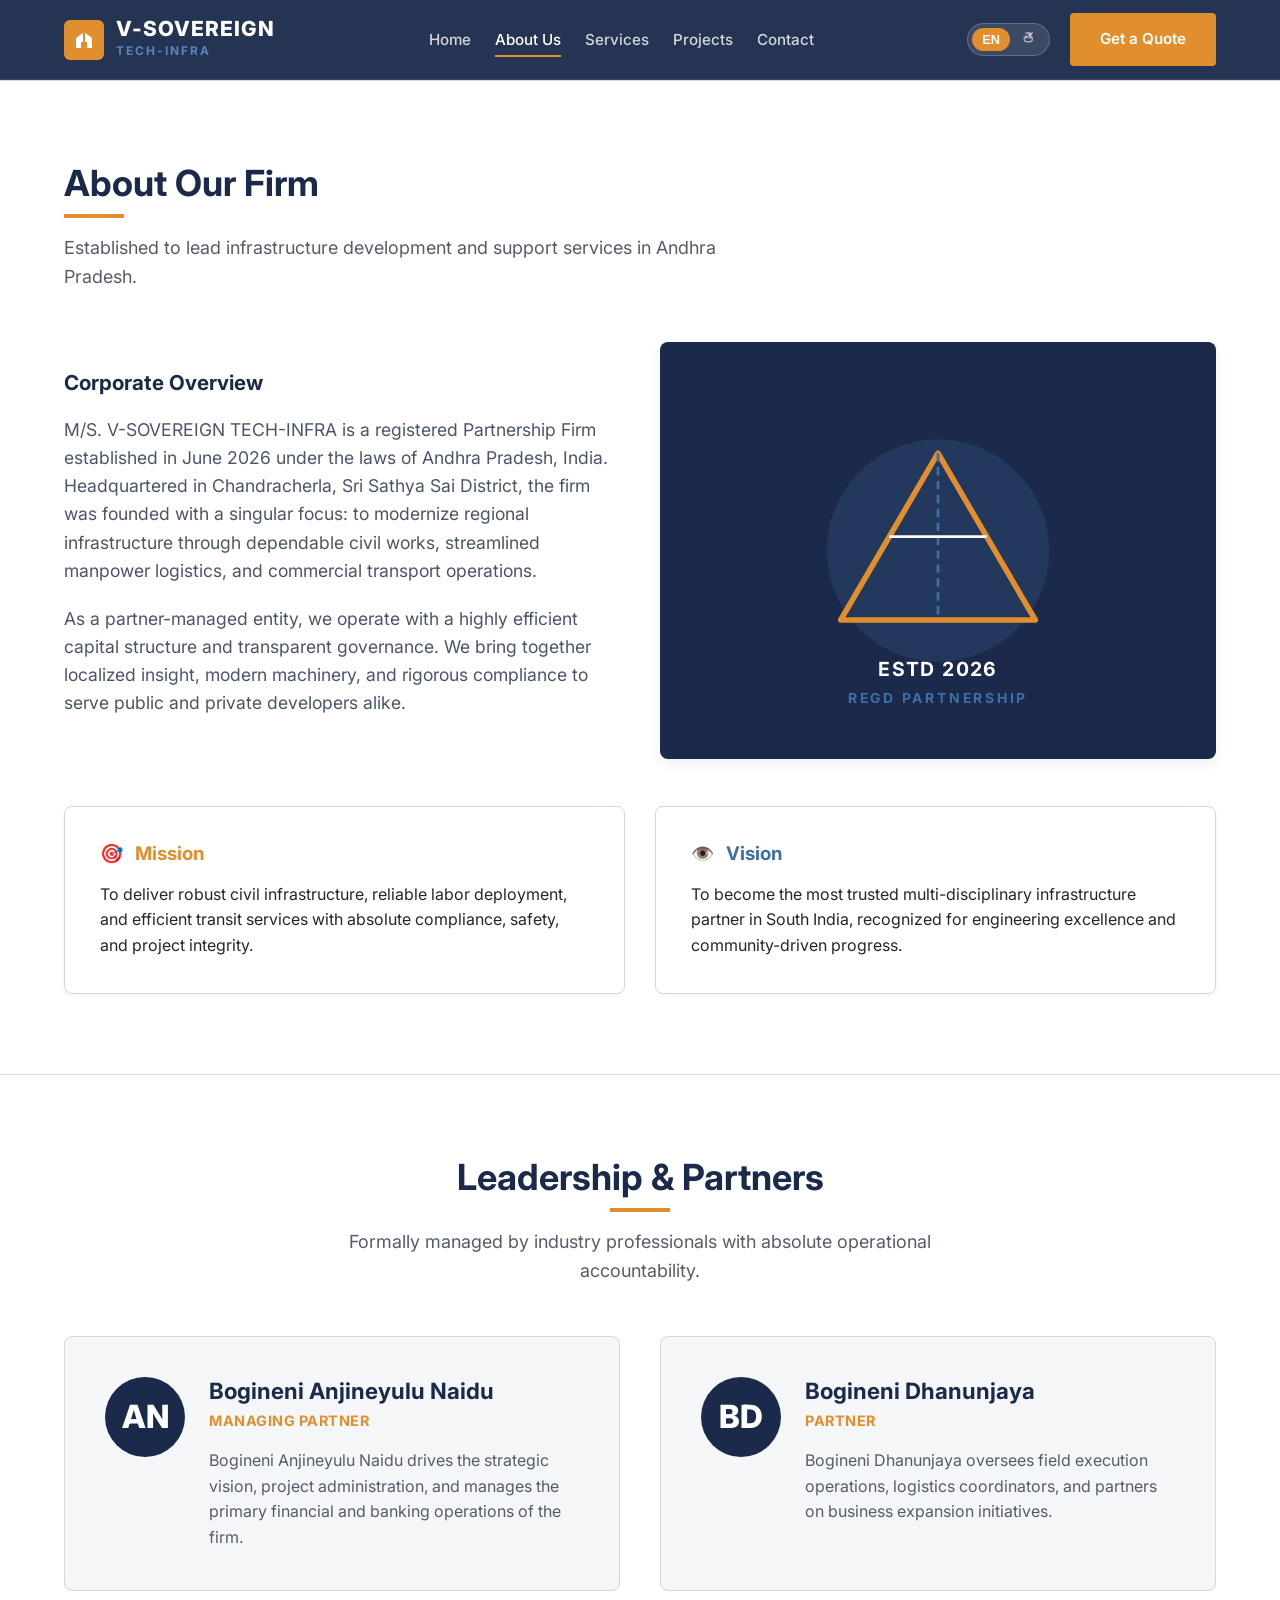
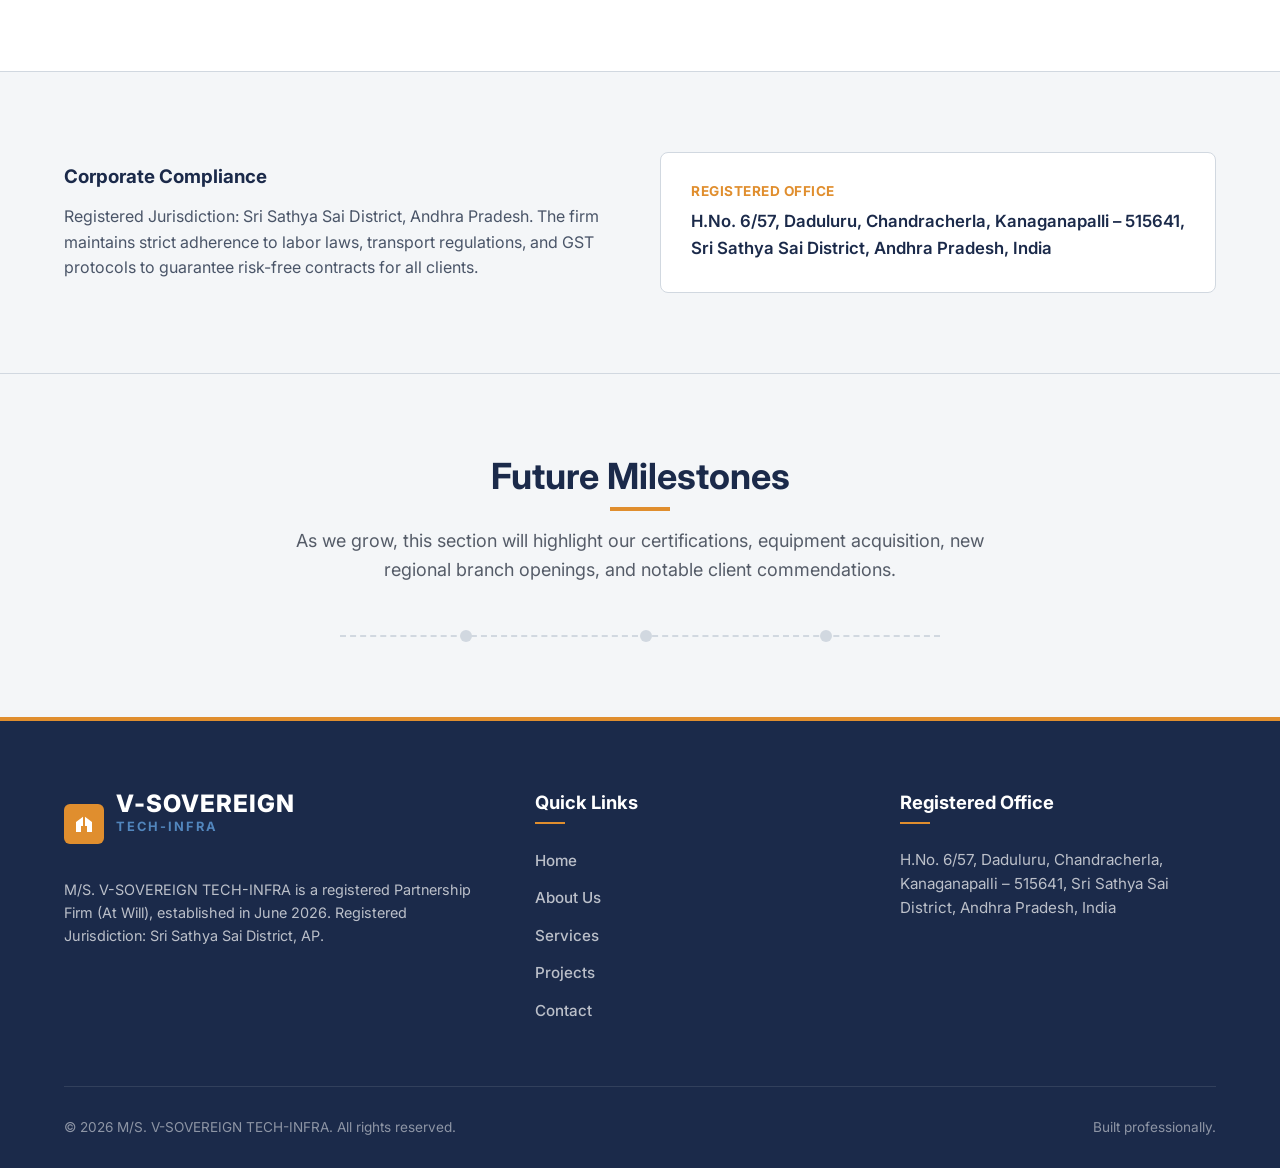
<file: V SOVEREIGN TECH INFRA/about.html>
<!DOCTYPE html>
<html lang="en">
<head>
  <meta charset="UTF-8">
  <meta name="viewport" content="width=device-width, initial-scale=1.0">
  <title>M/S. V-SOVEREIGN TECH-INFRA | About Us</title>
  <meta name="description" content="Learn about the partners and background of M/S. V-SOVEREIGN TECH-INFRA, a registered partnership firm based in Chandracherla.">
  <link rel="stylesheet" href="style.css">
  <script src="translations.js"></script>
  <script src="app.js" defer></script>
</head>
<body>

  <!-- Dynamic Header -->
  <header id="site-header"></header>

  <main>
    <!-- About Intro Hero -->
    <section class="section section-bg" id="about-intro">
      <div class="container">
        <div class="section-header">
          <h2 data-i18n="about.title">About Our Firm</h2>
          <p data-i18n="about.subtitle">Established to lead infrastructure development and support services in Andhra Pradesh.</p>
        </div>

        <div class="grid-2">
          <div class="narrative-block">
            <h3 data-i18n="about.overview_title" style="margin-bottom: 20px;">Corporate Overview</h3>
            <p data-i18n="about.overview_p1">M/S. V-SOVEREIGN TECH-INFRA is a registered Partnership Firm established in June 2026 under the laws of Andhra Pradesh, India. Headquartered in Chandracherla, Sri Sathya Sai District, the firm was founded with a singular focus: to modernize regional infrastructure through dependable civil works, streamlined manpower logistics, and commercial transport operations.</p>
            <p data-i18n="about.overview_p2">As a partner-managed entity, we operate with a highly efficient capital structure and transparent governance. We bring together localized insight, modern machinery, and rigorous compliance to serve public and private developers alike.</p>
          </div>
          
          <div class="narrative-aside">
            <!-- Professional technical isometric badge style SVG graphic -->
            <svg viewBox="0 0 400 300" fill="none" xmlns="http://www.w3.org/2000/svg" style="background-color: var(--color-primary); border-radius: 8px; box-shadow: var(--shadow-md);">
              <rect width="400" height="300" rx="8" fill="#1B2A4A"/>
              <circle cx="200" cy="150" r="80" fill="#3D6FA3" fill-opacity="0.2"/>
              <path d="M130 200L200 80L270 200H130Z" stroke="#E08E2E" stroke-width="4" stroke-linejoin="round"/>
              <path d="M200 80V200" stroke="#3D6FA3" stroke-width="2" stroke-dasharray="6 4"/>
              <line x1="165" y1="140" x2="235" y2="140" stroke="#FFFFFF" stroke-width="2"/>
              <text x="200" y="240" fill="#FFFFFF" font-family="'Inter', sans-serif" font-size="14" font-weight="700" text-anchor="middle" letter-spacing="1">ESTD 2026</text>
              <text x="200" y="260" fill="#3D6FA3" font-family="'Inter', sans-serif" font-size="10" font-weight="700" text-anchor="middle" letter-spacing="2">REGD PARTNERSHIP</text>
            </svg>
          </div>
        </div>

        <div class="vision-mission-cards">
          <!-- Mission -->
          <div class="mission-card">
            <h3 data-i18n="about.mission_title">Mission</h3>
            <p data-i18n="about.mission_desc">To deliver robust civil infrastructure, reliable labor deployment, and efficient transit services with absolute compliance, safety, and project integrity.</p>
          </div>
          
          <!-- Vision -->
          <div class="vision-card">
            <h3 data-i18n="about.vision_title">Vision</h3>
            <p data-i18n="about.vision_desc">To become the most trusted multi-disciplinary infrastructure partner in South India, recognized for engineering excellence and community-driven progress.</p>
          </div>
        </div>
      </div>
    </section>

    <!-- Partners Section -->
    <section class="partners-section" id="about-partners">
      <div class="container">
        <div class="section-header center text-center">
          <h2 data-i18n="about.leadership_title">Leadership & Partners</h2>
          <p data-i18n="about.leadership_sub">Formally managed by industry professionals with absolute operational accountability.</p>
        </div>

        <div class="partners-grid">
          <!-- Partner 1 -->
          <div class="partner-card">
            <div class="partner-avatar" aria-hidden="true">AN</div>
            <div class="partner-info">
              <h3>Bogineni Anjineyulu Naidu</h3>
              <div class="partner-role" data-i18n="about.partner1_role">Managing Partner</div>
              <p data-i18n="about.partner1_desc">Bogineni Anjineyulu Naidu drives the strategic vision, project administration, and manages the primary financial and banking operations of the firm.</p>
            </div>
          </div>

          <!-- Partner 2 -->
          <div class="partner-card">
            <div class="partner-avatar" aria-hidden="true">BD</div>
            <div class="partner-info">
              <h3>Bogineni Dhanunjaya</h3>
              <div class="partner-role" data-i18n="about.partner2_role">Partner</div>
              <p data-i18n="about.partner2_desc">Bogineni Dhanunjaya oversees field execution operations, logistics coordinators, and partners on business expansion initiatives.</p>
            </div>
          </div>
        </div>
      </div>
    </section>

    <!-- Compliance / Office Registry Banner -->
    <section class="section section-bg" id="about-compliance" style="background-color: var(--color-neutral-light);">
      <div class="container">
        <div class="grid-2" style="align-items: center;">
          <div>
            <h3 data-i18n="about.governance_title" style="margin-bottom: 16px;">Corporate Compliance</h3>
            <p data-i18n="about.governance_desc" style="color: #4a5568;">Registered Jurisdiction: Sri Sathya Sai District, Andhra Pradesh. The firm maintains strict adherence to labor laws, transport regulations, and GST protocols to guarantee risk-free contracts for all clients.</p>
          </div>
          <div style="background-color: var(--color-white); border: 1px solid var(--color-border); border-radius: 8px; padding: 30px;">
            <!-- Public safe address container -->
            <h4 data-i18n="footer.address_title" style="color: var(--color-accent); margin-bottom: 8px; text-transform: uppercase; font-size: 0.85rem; letter-spacing: 0.5px;">Registered Address</h4>
            <p data-i18n="footer.address_detail" style="font-weight: 600; font-size: 1.05rem; color: var(--color-primary);">H.No. 6/57, Daduluru, Chandracherla, Kanaganapalli – 515641, Sri Sathya Sai District, Andhra Pradesh, India</p>
          </div>
        </div>
      </div>
    </section>

    <!-- Future milestones wrapper -->
    <section class="section" id="about-timeline">
      <div class="container">
        <div class="section-header center text-center" style="margin-bottom: 30px;">
          <h2 data-i18n="about.timeline_title">Future Milestones</h2>
          <p data-i18n="about.timeline_desc">As we grow, this section will highlight our certifications, equipment acquisition, new regional branch openings, and notable client commendations.</p>
        </div>
        <div style="border-top: 2px dashed var(--color-border); margin: 50px auto 0; max-width: 600px; position: relative;">
          <!-- Empty/Placeholder visual timeline points representing future scaling -->
          <div style="position: absolute; top: -7px; left: 20%; width: 12px; height: 12px; border-radius: 50%; background-color: var(--color-border);"></div>
          <div style="position: absolute; top: -7px; left: 50%; width: 12px; height: 12px; border-radius: 50%; background-color: var(--color-border);"></div>
          <div style="position: absolute; top: -7px; left: 80%; width: 12px; height: 12px; border-radius: 50%; background-color: var(--color-border);"></div>
        </div>
      </div>
    </section>
  </main>

  <!-- Dynamic Footer -->
  <footer id="site-footer"></footer>

</body>
</html>
</file>
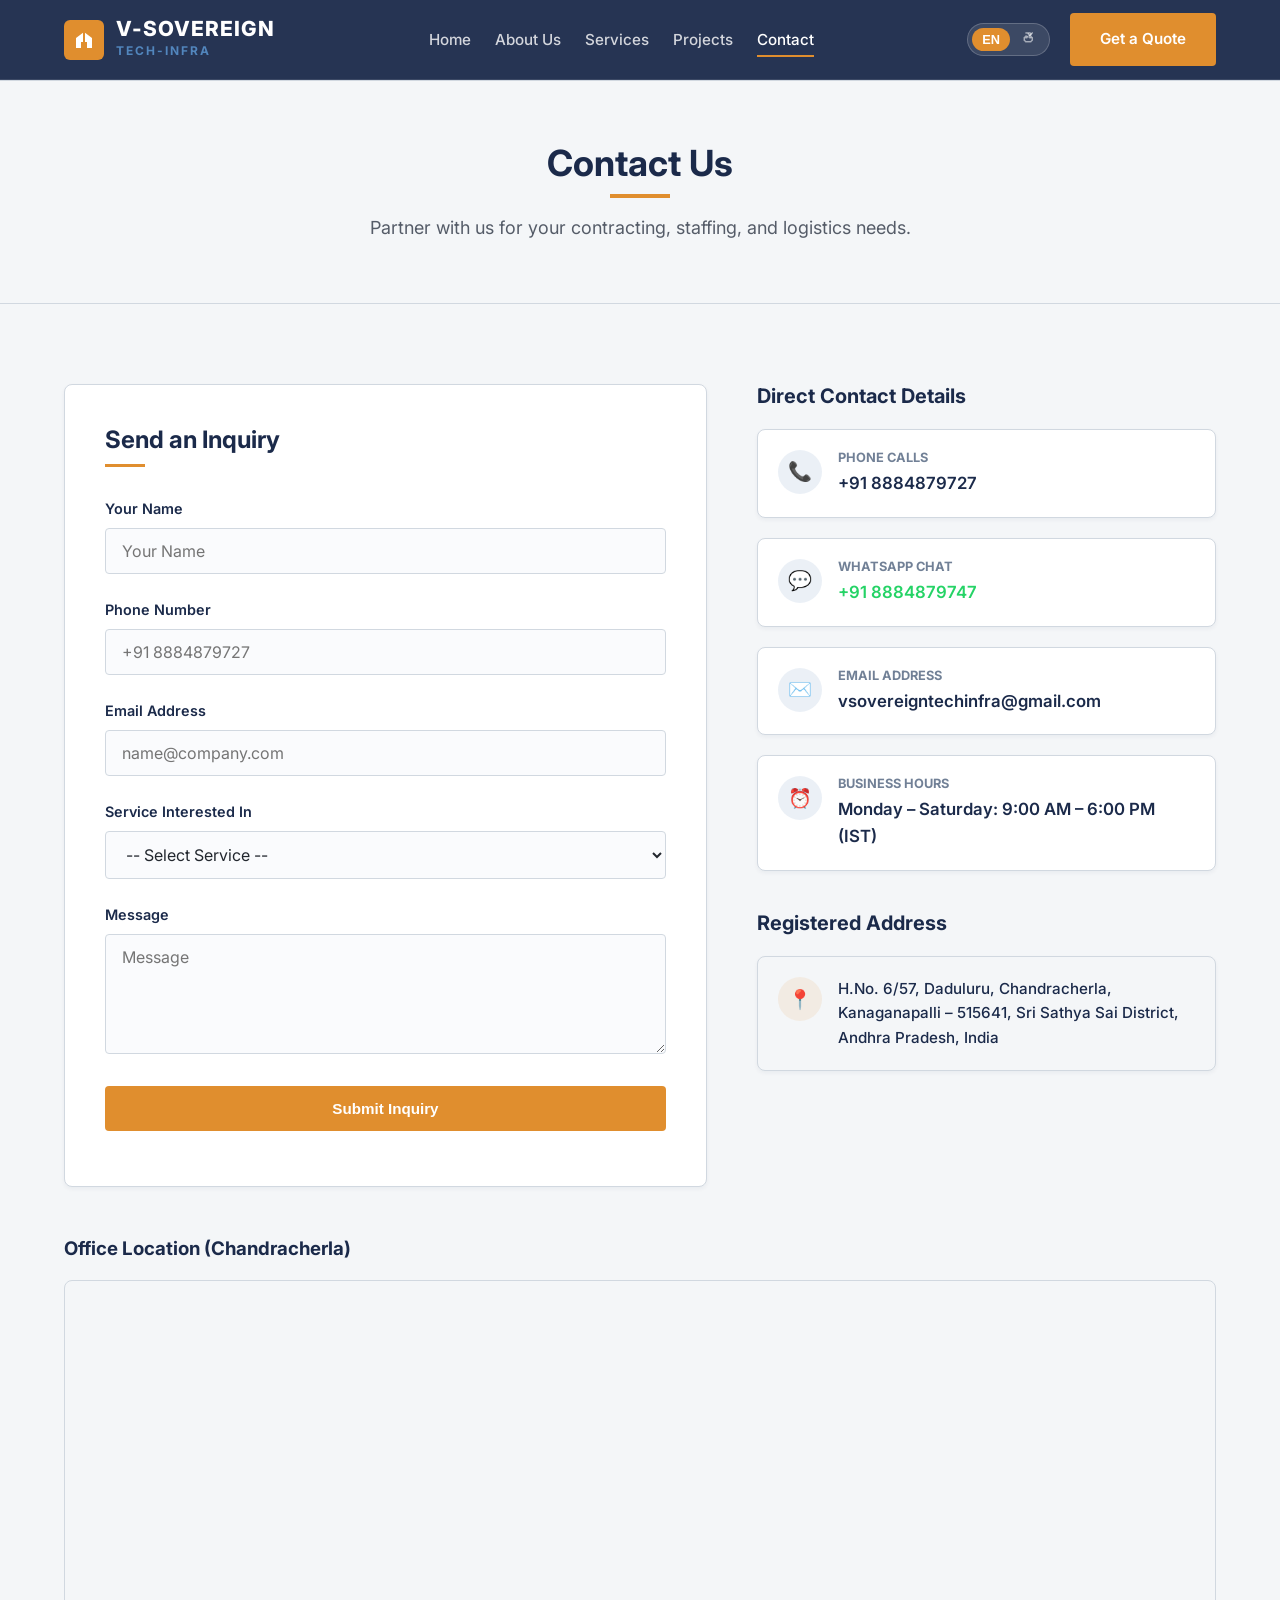
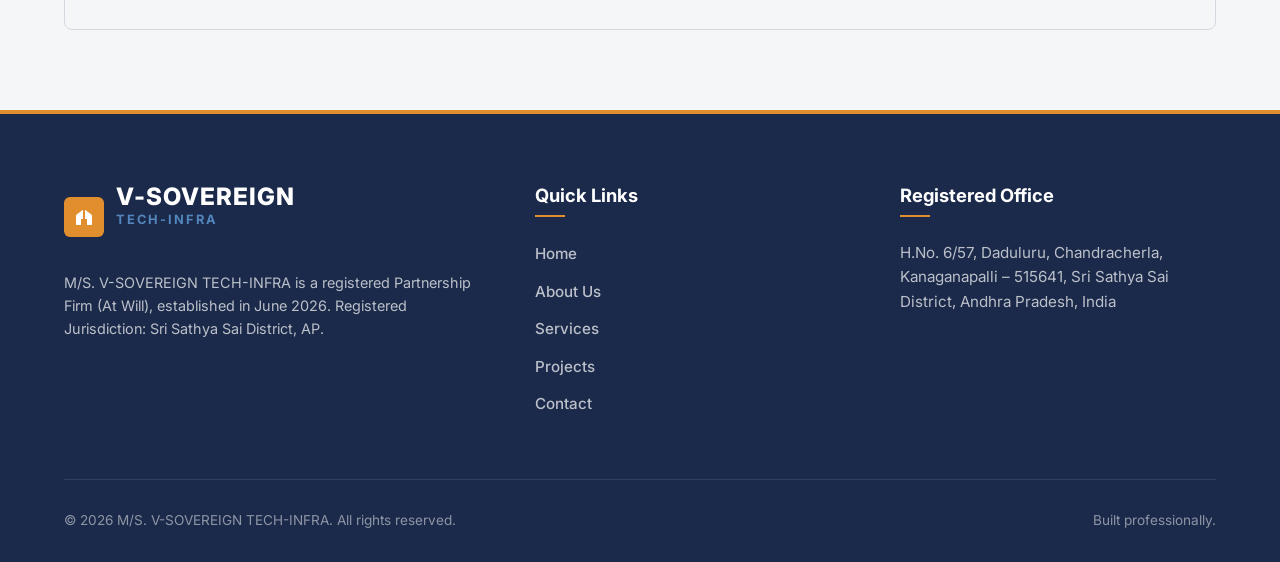
<file: V SOVEREIGN TECH INFRA/contact.html>
<!DOCTYPE html>
<html lang="en">
<head>
  <meta charset="UTF-8">
  <meta name="viewport" content="width=device-width, initial-scale=1.0">
  <title>M/S. V-SOVEREIGN TECH-INFRA | Contact Us</title>
  <meta name="description" content="Get in touch with M/S. V-SOVEREIGN TECH-INFRA for project inquiries, quotes, and collaborations.">
  <link rel="stylesheet" href="style.css">
  <script src="translations.js"></script>
  <script src="app.js" defer></script>
</head>
<body>

  <!-- Dynamic Header -->
  <header id="site-header"></header>

  <main>
    <!-- Contact Header Hero -->
    <section class="section section-bg" style="background-color: var(--color-neutral-light); padding: 60px 0;">
      <div class="container text-center">
        <div class="section-header center" style="margin-bottom: 0;">
          <h2 data-i18n="contact.title">Contact Us</h2>
          <p data-i18n="contact.subtitle">Partner with us for your contracting, staffing, and logistics needs.</p>
        </div>
      </div>
    </section>

    <!-- Main Contact Section -->
    <section class="section" id="contact-main">
      <div class="container">
        <div class="contact-grid">
          
          <!-- Inquiry Form Panel -->
          <div class="contact-form-panel">
            <h3 data-i18n="contact.form_title">Send an Inquiry</h3>
            
            <form id="contact-form" action="https://formsubmit.co/vsovereigntechinfra@gmail.com" method="POST" novalidate>
              <!-- FormSubmit Options -->
              <input type="hidden" name="_subject" value="New Website Inquiry - M/S. V-SOVEREIGN TECH-INFRA">
              <input type="hidden" name="_captcha" value="false">
              <input type="text" name="_honey" style="display:none">

              <div class="form-group">
                <label for="contact-name" data-i18n="contact.form_name">Your Name</label>
                <input type="text" id="contact-name" name="name" class="form-control" data-i18n-placeholder="contact.form_name" required>
              </div>
              
              <div class="form-group">
                <label for="contact-phone" data-i18n="contact.form_phone">Phone Number</label>
                <input type="tel" id="contact-phone" name="phone" class="form-control" placeholder="+91 8884879727" required>
              </div>
              
              <div class="form-group">
                <label for="contact-email" data-i18n="contact.form_email">Email Address</label>
                <input type="email" id="contact-email" name="email" class="form-control" placeholder="name@company.com" required>
              </div>
              
              <div class="form-group">
                <label for="contact-service" data-i18n="contact.form_service">Service Interested In</label>
                <select id="contact-service" name="service" class="form-control" required>
                  <option value="" data-i18n-option="contact.form_service_select">-- Select Service --</option>
                  <option value="Civil Work" data-i18n-option="contact.form_service_civil">Civil Work Contracts</option>
                  <option value="Manpower Supply" data-i18n-option="contact.form_service_manpower">Man Power Supply</option>
                  <option value="Transport Services" data-i18n-option="contact.form_service_transport">Transport Services</option>
                  <option value="Other Inquiries" data-i18n-option="contact.form_service_other">Other Inquiries</option>
                </select>
              </div>
              
              <div class="form-group">
                <label for="contact-message" data-i18n="contact.form_msg">Message</label>
                <textarea id="contact-message" name="message" class="form-control" data-i18n-placeholder="contact.form_msg" required></textarea>
              </div>
              
              <button type="submit" class="btn btn-primary" style="width: 100%;" data-i18n="contact.form_submit">Submit Inquiry</button>
              
              <!-- Form validation status display -->
              <div id="form-status-message" style="margin-top: 15px; font-weight: 600; text-align: center;"></div>
            </form>
          </div>

          <!-- Direct Information Panel -->
          <div class="contact-info-panel">
            
            <div class="info-section">
              <h3 data-i18n="contact.info_title">Direct Contact Details</h3>
              <div class="info-cards">
                
                <!-- Phone Calls (click to call) -->
                <div class="info-card">
                  <div class="info-card-icon" aria-hidden="true">📞</div>
                  <div class="info-card-details">
                    <h4 data-i18n="contact.info_phone">Phone Calls</h4>
                    <a href="tel:+918884879727" id="phone-call-link" data-i18n="contact.info_phone_val">+91 8884879727</a>
                  </div>
                </div>

                <!-- WhatsApp (click to chat) -->
                <div class="info-card">
                  <div class="info-card-icon" aria-hidden="true">💬</div>
                  <div class="info-card-details">
                    <h4 data-i18n="contact.info_whatsapp">WhatsApp Chat</h4>
                    <a href="https://wa.me/918884879747" target="_blank" class="whatsapp-link" id="whatsapp-chat-link">
                      <span data-i18n="contact.info_whatsapp_val">+91 8884879747</span>
                    </a>
                  </div>
                </div>

                <!-- Business Email -->
                <div class="info-card">
                  <div class="info-card-icon" aria-hidden="true">✉️</div>
                  <div class="info-card-details">
                    <h4 data-i18n="contact.info_email">Email Address</h4>
                    <a href="mailto:vsovereigntechinfra@gmail.com" id="email-contact-link" data-i18n="contact.info_email_val">vsovereigntechinfra@gmail.com</a>
                  </div>
                </div>

                <!-- Business Hours -->
                <div class="info-card">
                  <div class="info-card-icon" aria-hidden="true">⏰</div>
                  <div class="info-card-details">
                    <h4 data-i18n="contact.info_hours">Business Hours</h4>
                    <!-- TODO: client to confirm working timings -->
                    <p data-i18n="contact.info_hours_val">Monday – Saturday: 9:00 AM – 6:00 PM (IST)</p>
                  </div>
                </div>

              </div>
            </div>

            <!-- Registry Location Office Address -->
            <div class="info-section">
              <h3 data-i18n="contact.info_address_title">Registered Address</h3>
              <div class="info-card" style="background-color: var(--color-neutral-light);">
                <div class="info-card-icon" style="background-color: rgba(224, 142, 46, 0.1); color: var(--color-accent);" aria-hidden="true">📍</div>
                <div class="info-card-details">
                  <p data-i18n="footer.address_detail" style="font-weight: 500; font-size: 0.95rem;">H.No. 6/57, Daduluru, Chandracherla, Kanaganapalli – 515641, Sri Sathya Sai District, Andhra Pradesh, India</p>
                </div>
              </div>
            </div>

          </div>

        </div>

        <!-- Google Map Iframe Container -->
        <div class="map-wrapper">
          <h3 data-i18n="contact.map_title" style="margin-bottom: 20px; color: var(--color-primary);">Office Location (Chandracherla)</h3>
          <div class="map-container">
            <!-- TODO: client to confirm exact maps pin coordinate location -->
            <iframe 
              src="https://maps.google.com/maps?q=Chandracherla,Kanaganapalli,Andhra+Pradesh,India&t=&z=13&ie=UTF8&iwloc=&output=embed" 
              allowfullscreen="" 
              loading="lazy"
              title="Google Map location of Chandracherla">
            </iframe>
          </div>
        </div>

      </div>
    </section>
  </main>

  <!-- Dynamic Footer -->
  <footer id="site-footer"></footer>

</body>
</html>
</file>
<file: V SOVEREIGN TECH INFRA/style.css>
/* ==========================================
   M/S. V-SOVEREIGN TECH-INFRA — CSS Style
   ========================================== */

/* Imports */
@import url('https://fonts.googleapis.com/css2?family=Inter:wght@300;400;500;600;700;800&family=Noto+Sans+Telugu:wght@300;400;500;600;700;800&display=swap');

/* Variables & Design Tokens */
:root {
  --color-primary: #1B2A4A;      /* Deep Navy Blue */
  --color-primary-light: #2A3F6D;
  --color-secondary: #3D6FA3;    /* Steel Blue */
  --color-secondary-light: #5286BD;
  --color-neutral-dark: #22272E; /* Charcoal */
  --color-neutral-light: #F4F6F8;/* Cool Gray Base */
  --color-accent: #E08E2E;       /* Construction Amber */
  --color-accent-hover: #C5771D;
  --color-white: #FFFFFF;
  --color-border: #D1D8E0;
  
  --font-latin: 'Inter', sans-serif;
  --font-telugu: 'Noto Sans Telugu', sans-serif;
  
  --shadow-sm: 0 2px 4px rgba(27, 42, 74, 0.05);
  --shadow-md: 0 4px 12px rgba(27, 42, 74, 0.08);
  --shadow-lg: 0 10px 25px rgba(27, 42, 74, 0.15);
  
  --transition-fast: 0.2s ease;
  --transition-normal: 0.3s cubic-bezier(0.25, 0.8, 0.25, 1);
  
  --max-width: 1200px;
  --header-height: 80px;
}

/* Reset */
*, *::before, *::after {
  box-sizing: border-box;
  margin: 0;
  padding: 0;
}

html {
  scroll-behavior: smooth;
}

body {
  font-family: var(--font-latin);
  background-color: var(--color-neutral-light);
  color: var(--color-neutral-dark);
  line-height: 1.6;
  font-size: 16px;
  overflow-x: hidden;
}

/* Telugu Typography Context */
[lang="te"] body,
body[lang="te"] {
  font-family: var(--font-telugu), var(--font-latin);
}

h1, h2, h3, h4, h5, h6 {
  font-weight: 700;
  line-height: 1.25;
  color: var(--color-primary);
}

a {
  color: var(--color-secondary);
  text-decoration: none;
  transition: color var(--transition-fast);
}

a:hover {
  color: var(--color-primary);
}

ul {
  list-style: none;
}

img {
  max-width: 100%;
  height: auto;
  display: block;
}

/* Layout Utilities */
.container {
  width: 100%;
  max-width: var(--max-width);
  margin: 0 auto;
  padding: 0 24px;
}

.section {
  padding: 80px 0;
}

.section-bg {
  background-color: var(--color-white);
  border-top: 1px solid var(--color-border);
  border-bottom: 1px solid var(--color-border);
}

.text-center {
  text-align: center;
}

.grid-2 {
  display: grid;
  grid-template-columns: repeat(2, 1fr);
  gap: 40px;
  align-items: center;
}

.grid-3 {
  display: grid;
  grid-template-columns: repeat(3, 1fr);
  gap: 30px;
}

.grid-4 {
  display: grid;
  grid-template-columns: repeat(4, 1fr);
  gap: 24px;
}

/* Section Header styling */
.section-header {
  margin-bottom: 50px;
  max-width: 700px;
}

.section-header.center {
  margin-left: auto;
  margin-right: auto;
}

.section-header h2 {
  font-size: 2.25rem;
  margin-bottom: 16px;
  position: relative;
  display: inline-block;
  padding-bottom: 12px;
}

.section-header h2::after {
  content: '';
  position: absolute;
  left: 0;
  bottom: 0;
  width: 60px;
  height: 4px;
  background-color: var(--color-accent);
}

.section-header.center h2::after {
  left: 50%;
  transform: translateX(-50%);
}

.section-header p {
  color: #555c68;
  font-size: 1.125rem;
}

/* Buttons */
.btn {
  display: inline-flex;
  align-items: center;
  justify-content: center;
  padding: 12px 28px;
  font-weight: 600;
  border-radius: 4px;
  border: 2px solid transparent;
  cursor: pointer;
  transition: all var(--transition-fast);
  font-size: 0.95rem;
  text-align: center;
}

.btn-primary {
  background-color: var(--color-accent);
  color: var(--color-white);
}

.btn-primary:hover {
  background-color: var(--color-accent-hover);
  color: var(--color-white);
  transform: translateY(-2px);
  box-shadow: 0 4px 10px rgba(224, 142, 46, 0.3);
}

.btn-secondary {
  background-color: transparent;
  border-color: var(--color-primary);
  color: var(--color-primary);
}

.btn-secondary:hover {
  background-color: var(--color-primary);
  color: var(--color-white);
}

.btn-outline {
  background-color: transparent;
  border-color: var(--color-white);
  color: var(--color-white);
}

.btn-outline:hover {
  background-color: var(--color-white);
  color: var(--color-primary);
  transform: translateY(-2px);
}

/* Sticky Header */
header {
  position: sticky;
  top: 0;
  width: 100%;
  height: var(--header-height);
  background-color: rgba(27, 42, 74, 0.95);
  backdrop-filter: blur(10px);
  -webkit-backdrop-filter: blur(10px);
  z-index: 1000;
  border-bottom: 1px solid rgba(255, 255, 255, 0.1);
  display: flex;
  align-items: center;
  transition: all var(--transition-normal);
}

.header-container {
  display: flex;
  justify-content: space-between;
  align-items: center;
  width: 100%;
}

/* Logo styling */
.logo {
  display: flex;
  align-items: center;
  gap: 12px;
}

.logo-icon {
  width: 40px;
  height: 40px;
  background-color: var(--color-accent);
  border-radius: 6px;
  display: flex;
  align-items: center;
  justify-content: center;
}

.logo-text {
  display: flex;
  flex-direction: column;
}

.logo-text .brand-main {
  font-size: 1.3rem;
  font-weight: 800;
  color: var(--color-white);
  letter-spacing: 1px;
  line-height: 1.1;
}

.logo-text .brand-sub {
  font-size: 0.75rem;
  font-weight: 700;
  color: var(--color-secondary-light);
  letter-spacing: 2px;
  text-transform: uppercase;
}

/* Navigation Menu */
nav.main-nav {
  display: flex;
  align-items: center;
  gap: 32px;
}

nav.main-nav ul {
  display: flex;
  gap: 24px;
}

nav.main-nav a {
  color: rgba(255, 255, 255, 0.8);
  font-weight: 500;
  font-size: 0.95rem;
  position: relative;
  padding: 8px 0;
}

nav.main-nav a:hover,
nav.main-nav li.active a {
  color: var(--color-white);
}

nav.main-nav a::after {
  content: '';
  position: absolute;
  bottom: 0;
  left: 0;
  width: 0;
  height: 2px;
  background-color: var(--color-accent);
  transition: width var(--transition-fast);
}

nav.main-nav a:hover::after,
nav.main-nav li.active a::after {
  width: 100%;
}

/* Lang Toggle Control */
.lang-toggle {
  display: inline-flex;
  background-color: rgba(255, 255, 255, 0.1);
  padding: 4px;
  border-radius: 20px;
  border: 1px solid rgba(255, 255, 255, 0.2);
  align-items: center;
  gap: 2px;
}

.lang-btn {
  background: none;
  border: none;
  color: rgba(255, 255, 255, 0.6);
  padding: 4px 10px;
  font-weight: 700;
  font-size: 0.8rem;
  border-radius: 16px;
  cursor: pointer;
  transition: all var(--transition-fast);
}

.lang-btn:hover {
  color: var(--color-white);
}

.lang-btn.active {
  background-color: var(--color-accent);
  color: var(--color-white);
}

/* Header Utilities */
.header-actions {
  display: flex;
  align-items: center;
  gap: 20px;
}

.mobile-toggle {
  display: none;
  background: none;
  border: none;
  color: var(--color-white);
  font-size: 1.5rem;
  cursor: pointer;
}

/* Hero Section */
.hero {
  position: relative;
  height: 650px;
  background-color: var(--color-primary);
  background-image: linear-gradient(rgba(27, 42, 74, 0.8), rgba(27, 42, 74, 0.9)), url('https://images.unsplash.com/photo-1541888946425-d81bb19240f5?auto=format&fit=crop&w=1920&q=80');
  background-size: cover;
  background-position: center;
  display: flex;
  align-items: center;
  color: var(--color-white);
}

.hero-content {
  max-width: 650px;
  animation: fadeInUp 0.8s ease-out;
}

.hero-tag {
  display: inline-block;
  padding: 6px 12px;
  background-color: rgba(224, 142, 46, 0.2);
  border-left: 4px solid var(--color-accent);
  font-weight: 700;
  font-size: 0.85rem;
  margin-bottom: 24px;
  letter-spacing: 1px;
  text-transform: uppercase;
}

.hero h1 {
  font-size: 3.5rem;
  color: var(--color-white);
  margin-bottom: 20px;
  font-weight: 800;
  line-height: 1.15;
}

.hero p {
  font-size: 1.25rem;
  margin-bottom: 36px;
  color: rgba(255, 255, 255, 0.9);
  font-weight: 300;
}

.hero-btns {
  display: flex;
  gap: 16px;
}

/* Services Snapshot Cards */
.services-snapshot-grid {
  margin-top: 20px;
}

.service-card {
  background-color: var(--color-white);
  border: 1px solid var(--color-border);
  border-radius: 8px;
  padding: 40px 30px;
  transition: all var(--transition-normal);
  display: flex;
  flex-direction: column;
  height: 100%;
  position: relative;
  overflow: hidden;
}

.service-card::before {
  content: '';
  position: absolute;
  top: 0;
  left: 0;
  width: 100%;
  height: 4px;
  background-color: var(--color-secondary);
  transition: background-color var(--transition-fast);
}

.service-card:hover {
  transform: translateY(-5px);
  box-shadow: var(--shadow-lg);
  border-color: transparent;
}

/* Feature/Highlight First Card (Civil Contracts) */
.service-card.featured::before {
  background-color: var(--color-accent);
  height: 6px;
}

.service-card.featured {
  border-color: rgba(224, 142, 46, 0.3);
  background-color: #fcf9f5;
}

.service-icon {
  width: 60px;
  height: 60px;
  border-radius: 50%;
  background-color: rgba(61, 111, 163, 0.1);
  display: flex;
  align-items: center;
  justify-content: center;
  color: var(--color-secondary);
  margin-bottom: 24px;
  font-size: 1.5rem;
  transition: all var(--transition-fast);
}

.service-card.featured .service-icon {
  background-color: rgba(224, 142, 46, 0.15);
  color: var(--color-accent);
}

.service-card:hover .service-icon {
  transform: scale(1.1);
}

.service-card h3 {
  font-size: 1.35rem;
  margin-bottom: 16px;
}

.service-card p {
  color: #5c626d;
  margin-bottom: 24px;
  flex-grow: 1;
}

.service-card .learn-link {
  font-weight: 700;
  font-size: 0.95rem;
  color: var(--color-secondary);
  display: inline-flex;
  align-items: center;
}

.service-card.featured .learn-link {
  color: var(--color-accent);
}

.service-card .learn-link:hover {
  text-decoration: underline;
}

/* Why Choose Us Cards */
.why-grid {
  margin-top: 20px;
}

.why-card {
  display: flex;
  gap: 20px;
}

.why-num {
  font-size: 2.5rem;
  font-weight: 800;
  color: rgba(61, 111, 163, 0.2);
  line-height: 1;
}

.why-info h4 {
  font-size: 1.15rem;
  margin-bottom: 10px;
  color: var(--color-primary);
}

.why-info p {
  color: #5c626d;
  font-size: 0.95rem;
}

/* CTA Banner Strip */
.cta-banner {
  background-color: var(--color-primary);
  color: var(--color-white);
  padding: 60px 0;
  text-align: center;
  position: relative;
  overflow: hidden;
  background-image: linear-gradient(135deg, var(--color-primary) 0%, var(--color-primary-light) 100%);
}

.cta-banner-content {
  max-width: 800px;
  margin: 0 auto;
  position: relative;
  z-index: 2;
}

.cta-banner h2 {
  color: var(--color-white);
  font-size: 2.25rem;
  margin-bottom: 12px;
}

.cta-banner p {
  font-size: 1.125rem;
  margin-bottom: 28px;
  color: rgba(255, 255, 255, 0.85);
  font-weight: 300;
}

/* Project Cards & Filters */
.project-filters {
  display: flex;
  justify-content: center;
  gap: 12px;
  margin-bottom: 40px;
  flex-wrap: wrap;
}

.filter-btn {
  background-color: var(--color-white);
  border: 1px solid var(--color-border);
  padding: 10px 24px;
  font-weight: 600;
  border-radius: 30px;
  cursor: pointer;
  transition: all var(--transition-fast);
  color: var(--color-neutral-dark);
}

.filter-btn:hover,
.filter-btn.active {
  background-color: var(--color-primary);
  border-color: var(--color-primary);
  color: var(--color-white);
}

.projects-grid {
  display: grid;
  grid-template-columns: repeat(3, 1fr);
  gap: 30px;
  margin-bottom: 30px;
}

.project-card {
  background-color: var(--color-white);
  border: 1px solid var(--color-border);
  border-radius: 8px;
  overflow: hidden;
  transition: all var(--transition-normal);
  display: flex;
  flex-direction: column;
}

.project-card:hover {
  transform: translateY(-5px);
  box-shadow: var(--shadow-lg);
  border-color: transparent;
}

.project-image {
  height: 220px;
  background-color: #e2e8f0;
  display: flex;
  align-items: center;
  justify-content: center;
  color: var(--color-secondary);
  font-weight: 700;
  position: relative;
  overflow: hidden;
}

.project-image svg,
.project-image img {
  width: 100%;
  height: 100%;
  object-fit: cover;
  transition: transform var(--transition-normal);
}

.project-card:hover .project-image svg,
.project-card:hover .project-image img {
  transform: scale(1.05);
}

.project-tag {
  position: absolute;
  top: 16px;
  left: 16px;
  background-color: var(--color-primary);
  color: var(--color-white);
  padding: 4px 12px;
  font-size: 0.75rem;
  font-weight: 700;
  border-radius: 20px;
  text-transform: uppercase;
  letter-spacing: 0.5px;
}

.project-card.civil .project-tag {
  background-color: var(--color-primary);
}

.project-card.manpower .project-tag {
  background-color: var(--color-secondary);
}

.project-card.transport .project-tag {
  background-color: var(--color-accent);
}

.project-info {
  padding: 24px;
  display: flex;
  flex-direction: column;
  flex-grow: 1;
}

.project-info h3 {
  font-size: 1.15rem;
  margin-bottom: 12px;
  line-height: 1.4;
  height: 48px;
  overflow: hidden;
  display: -webkit-box;
  -webkit-line-clamp: 2;
  -webkit-box-orient: vertical;
}

.project-info p {
  color: #5c626d;
  font-size: 0.9rem;
  margin-bottom: 20px;
  flex-grow: 1;
  line-height: 1.5;
  height: 54px;
  overflow: hidden;
  display: -webkit-box;
  -webkit-line-clamp: 3;
  -webkit-box-orient: vertical;
}

.project-info .btn {
  width: 100%;
}

/* Modal details window */
.modal {
  position: fixed;
  top: 0;
  left: 0;
  width: 100%;
  height: 100%;
  background-color: rgba(27, 42, 74, 0.75);
  backdrop-filter: blur(5px);
  z-index: 2000;
  display: flex;
  align-items: center;
  justify-content: center;
  opacity: 0;
  pointer-events: none;
  transition: opacity var(--transition-normal);
}

.modal.active {
  opacity: 1;
  pointer-events: all;
}

.modal-content {
  background-color: var(--color-white);
  border-radius: 8px;
  max-width: 600px;
  width: 90%;
  overflow: hidden;
  box-shadow: var(--shadow-lg);
  transform: translateY(30px);
  transition: transform var(--transition-normal);
}

.modal.active .modal-content {
  transform: translateY(0);
}

.modal-header {
  background-color: var(--color-primary);
  color: var(--color-white);
  padding: 20px 24px;
  display: flex;
  justify-content: space-between;
  align-items: center;
}

.modal-header h3 {
  color: var(--color-white);
  font-size: 1.25rem;
}

.modal-close {
  background: none;
  border: none;
  color: var(--color-white);
  font-size: 1.5rem;
  cursor: pointer;
  line-height: 1;
}

.modal-body {
  padding: 24px;
}

.modal-body-meta {
  display: grid;
  grid-template-columns: repeat(2, 1fr);
  gap: 16px;
  margin-bottom: 20px;
  border-bottom: 1px solid var(--color-border);
  padding-bottom: 16px;
}

.meta-item h4 {
  font-size: 0.8rem;
  text-transform: uppercase;
  color: #718096;
  margin-bottom: 4px;
}

.meta-item p {
  font-weight: 600;
  color: var(--color-primary);
}

.modal-body-desc h4 {
  font-size: 0.8rem;
  text-transform: uppercase;
  color: #718096;
  margin-bottom: 8px;
}

.modal-body-desc p {
  color: var(--color-neutral-dark);
  line-height: 1.6;
}

.modal-footer {
  padding: 16px 24px;
  border-top: 1px solid var(--color-border);
  text-align: right;
}

/* About Us Layout elements */
.narrative-block {
  font-size: 1.1rem;
  color: #4a5568;
}

.narrative-block p {
  margin-bottom: 20px;
}

.vision-mission-cards {
  display: grid;
  grid-template-columns: repeat(2, 1fr);
  gap: 30px;
  margin-top: 40px;
}

.vision-card, .mission-card {
  background-color: var(--color-white);
  border: 1px solid var(--color-border);
  border-radius: 8px;
  padding: 35px;
  box-shadow: var(--shadow-sm);
}

.vision-card h3, .mission-card h3 {
  margin-bottom: 16px;
  display: flex;
  align-items: center;
  gap: 12px;
}

.vision-card h3 {
  color: var(--color-secondary);
}

.vision-card h3::before {
  content: '👁️';
}

.mission-card h3 {
  color: var(--color-accent);
}

.mission-card h3::before {
  content: '🎯';
}

.partners-section {
  padding: 80px 0;
  background-color: var(--color-white);
}

.partners-grid {
  display: grid;
  grid-template-columns: repeat(2, 1fr);
  gap: 40px;
  margin-top: 20px;
}

.partner-card {
  background-color: var(--color-neutral-light);
  border-radius: 8px;
  padding: 40px;
  border: 1px solid var(--color-border);
  display: flex;
  gap: 24px;
}

.partner-avatar {
  width: 80px;
  height: 80px;
  border-radius: 50%;
  background-color: var(--color-primary);
  display: flex;
  align-items: center;
  justify-content: center;
  color: var(--color-white);
  font-size: 2rem;
  font-weight: 800;
  flex-shrink: 0;
}

.partner-info h3 {
  font-size: 1.4rem;
  margin-bottom: 4px;
}

.partner-role {
  color: var(--color-accent);
  font-weight: 700;
  font-size: 0.9rem;
  text-transform: uppercase;
  margin-bottom: 16px;
  letter-spacing: 0.5px;
}

.partner-info p {
  color: #555c68;
}

/* Service Detail Page layout */
.service-detail-section {
  padding: 80px 0;
  border-bottom: 1px solid var(--color-border);
}

.service-detail-section:last-child {
  border-bottom: none;
}

.service-detail-section:nth-child(even) {
  background-color: var(--color-white);
}

.service-detail-section .grid-2 {
  align-items: flex-start;
}

.service-detail-content h2 {
  font-size: 2.25rem;
  margin-bottom: 8px;
  color: var(--color-primary);
}

.service-detail-content .service-subtitle {
  font-weight: 700;
  color: var(--color-secondary);
  text-transform: uppercase;
  font-size: 0.9rem;
  letter-spacing: 1px;
  margin-bottom: 24px;
  display: block;
}

.service-detail-content .lead-desc {
  font-size: 1.125rem;
  color: #4a5568;
  margin-bottom: 30px;
}

.bullets-title {
  font-weight: 700;
  color: var(--color-primary);
  margin-bottom: 16px;
  font-size: 1.05rem;
}

.service-bullets {
  margin-bottom: 36px;
}

.service-bullets li {
  position: relative;
  padding-left: 28px;
  margin-bottom: 12px;
  font-weight: 500;
  color: var(--color-neutral-dark);
}

.service-bullets li::before {
  content: '✓';
  position: absolute;
  left: 0;
  top: 0;
  color: var(--color-accent);
  font-weight: 800;
  font-size: 1.1rem;
}

.service-graphic {
  background-color: #edf2f7;
  border-radius: 8px;
  overflow: hidden;
  border: 1px solid var(--color-border);
  box-shadow: var(--shadow-md);
}

.service-graphic svg {
  width: 100%;
  height: 380px;
  object-fit: cover;
}

/* Contact Page elements */
.contact-grid {
  display: grid;
  grid-template-columns: 7fr 5fr;
  gap: 50px;
}

.contact-form-panel {
  background-color: var(--color-white);
  border: 1px solid var(--color-border);
  border-radius: 8px;
  padding: 40px;
  box-shadow: var(--shadow-sm);
}

.contact-form-panel h3 {
  font-size: 1.5rem;
  margin-bottom: 30px;
  position: relative;
  padding-bottom: 12px;
}

.contact-form-panel h3::after {
  content: '';
  position: absolute;
  left: 0;
  bottom: 0;
  width: 40px;
  height: 3px;
  background-color: var(--color-accent);
}

.form-group {
  margin-bottom: 24px;
}

.form-group label {
  display: block;
  font-weight: 600;
  margin-bottom: 8px;
  color: var(--color-primary);
  font-size: 0.9rem;
}

.form-control {
  width: 100%;
  padding: 12px 16px;
  border: 1px solid var(--color-border);
  border-radius: 4px;
  font-family: inherit;
  font-size: 1rem;
  color: var(--color-neutral-dark);
  transition: all var(--transition-fast);
  background-color: #fafbfd;
}

.form-control:focus {
  outline: none;
  border-color: var(--color-secondary);
  background-color: var(--color-white);
  box-shadow: 0 0 0 3px rgba(61, 111, 163, 0.15);
}

textarea.form-control {
  resize: vertical;
  min-height: 120px;
}

.contact-info-panel {
  display: flex;
  flex-direction: column;
  gap: 40px;
}

.info-section h3 {
  font-size: 1.25rem;
  margin-bottom: 20px;
  color: var(--color-primary);
}

.info-cards {
  display: flex;
  flex-direction: column;
  gap: 20px;
}

.info-card {
  background-color: var(--color-white);
  border: 1px solid var(--color-border);
  border-radius: 8px;
  padding: 20px;
  display: flex;
  gap: 16px;
  align-items: flex-start;
  box-shadow: var(--shadow-sm);
}

.info-card-icon {
  width: 44px;
  height: 44px;
  border-radius: 50%;
  background-color: rgba(61, 111, 163, 0.1);
  display: flex;
  align-items: center;
  justify-content: center;
  color: var(--color-secondary);
  font-size: 1.2rem;
  flex-shrink: 0;
}

.info-card-details h4 {
  font-size: 0.8rem;
  text-transform: uppercase;
  color: #718096;
  margin-bottom: 4px;
}

.info-card-details p,
.info-card-details a {
  font-weight: 600;
  color: var(--color-primary);
  font-size: 1.05rem;
}

.whatsapp-link {
  color: #25D366 !important;
  display: inline-flex;
  align-items: center;
  gap: 6px;
}

.whatsapp-link:hover {
  text-decoration: underline;
}

.map-wrapper {
  margin-top: 50px;
}

.map-container {
  height: 350px;
  border-radius: 8px;
  overflow: hidden;
  border: 1px solid var(--color-border);
}

.map-container iframe {
  width: 100%;
  height: 100%;
  border: none;
}

/* Footer Section */
footer {
  background-color: var(--color-primary);
  color: rgba(255, 255, 255, 0.7);
  padding: 70px 0 30px;
  border-top: 4px solid var(--color-accent);
}

.footer-grid {
  display: grid;
  grid-template-columns: 2fr 1.5fr 1.5fr;
  gap: 50px;
  margin-bottom: 50px;
}

.footer-brand .brand-main {
  color: var(--color-white);
  font-size: 1.5rem;
  font-weight: 800;
  letter-spacing: 1px;
}

.footer-brand .brand-sub {
  color: var(--color-secondary-light);
  font-size: 0.8rem;
  font-weight: 700;
  text-transform: uppercase;
  letter-spacing: 2px;
  margin-bottom: 20px;
}

.footer-brand p {
  font-size: 0.9rem;
  line-height: 1.6;
}

.footer-col h3 {
  color: var(--color-white);
  font-size: 1.15rem;
  margin-bottom: 24px;
  position: relative;
  padding-bottom: 10px;
}

.footer-col h3::after {
  content: '';
  position: absolute;
  left: 0;
  bottom: 0;
  width: 30px;
  height: 2px;
  background-color: var(--color-accent);
}

.footer-links li {
  margin-bottom: 12px;
}

.footer-links a {
  color: rgba(255, 255, 255, 0.7);
  font-weight: 500;
  font-size: 0.95rem;
  transition: all var(--transition-fast);
}

.footer-links a:hover {
  color: var(--color-white);
  padding-left: 6px;
}

.footer-address {
  font-size: 0.95rem;
  line-height: 1.6;
  font-style: normal;
}

.footer-bottom {
  border-top: 1px solid rgba(255, 255, 255, 0.1);
  padding-top: 30px;
  display: flex;
  justify-content: space-between;
  align-items: center;
  flex-wrap: wrap;
  gap: 20px;
  font-size: 0.85rem;
}

.footer-bottom p {
  color: rgba(255, 255, 255, 0.5);
}

/* Animations */
@keyframes fadeInUp {
  from {
    opacity: 0;
    transform: translateY(30px);
  }
  to {
    opacity: 1;
    transform: translateY(0);
  }
}

.sub-service-card {
  transition: transform var(--transition-fast), box-shadow var(--transition-fast), border-color var(--transition-fast);
}

.sub-service-card:hover {
  transform: translateY(-4px);
  box-shadow: var(--shadow-md);
  border-color: var(--color-secondary-light) !important;
}

.sub-icon svg {
  transition: transform var(--transition-fast);
}

.sub-service-card:hover .sub-icon svg {
  transform: scale(1.1);
}

/* Responsive Media Queries */
@media (max-width: 1024px) {
  .grid-3 {
    grid-template-columns: repeat(2, 1fr);
  }
  
  .projects-grid {
    grid-template-columns: repeat(2, 1fr);
  }
}

@media (max-width: 768px) {
  :root {
    --header-height: 70px;
  }
  
  .section {
    padding: 60px 0;
  }
  
  .grid-2, .grid-3, .grid-4, .footer-grid, .contact-grid {
    grid-template-columns: 1fr;
    gap: 30px;
  }
  
  .hero {
    height: auto;
    padding: 100px 0;
  }
  
  .hero h1 {
    font-size: 2.5rem;
  }
  
  .hero p {
    font-size: 1.1rem;
  }
  
  /* Mobile Nav Draw */
  nav.main-nav {
    position: fixed;
    top: var(--header-height);
    left: -100%;
    width: 280px;
    height: calc(100vh - var(--header-height));
    background-color: var(--color-primary);
    flex-direction: column;
    align-items: flex-start;
    padding: 40px 24px;
    gap: 30px;
    box-shadow: 4px 0 15px rgba(0, 0, 0, 0.2);
    transition: left var(--transition-normal);
  }
  
  nav.main-nav.active {
    left: 0;
  }
  
  nav.main-nav ul {
    flex-direction: column;
    width: 100%;
    gap: 20px;
  }
  
  nav.main-nav a {
    display: block;
    width: 100%;
    font-size: 1.1rem;
  }
  
  .mobile-toggle {
    display: block;
  }
  
  .header-actions {
    gap: 12px;
  }
  
  .header-actions .btn-primary {
    display: none; /* Hide primary header CTA on mobile, keep language toggle */
  }
  
  .partners-grid {
    grid-template-columns: 1fr;
  }
  
  .partner-card {
    flex-direction: column;
    align-items: center;
    text-align: center;
  }
  
  .vision-mission-cards {
    grid-template-columns: 1fr;
  }
  
  .projects-grid {
    grid-template-columns: 1fr;
  }
  
  .contact-form-panel {
    padding: 24px;
  }
}
</file>
